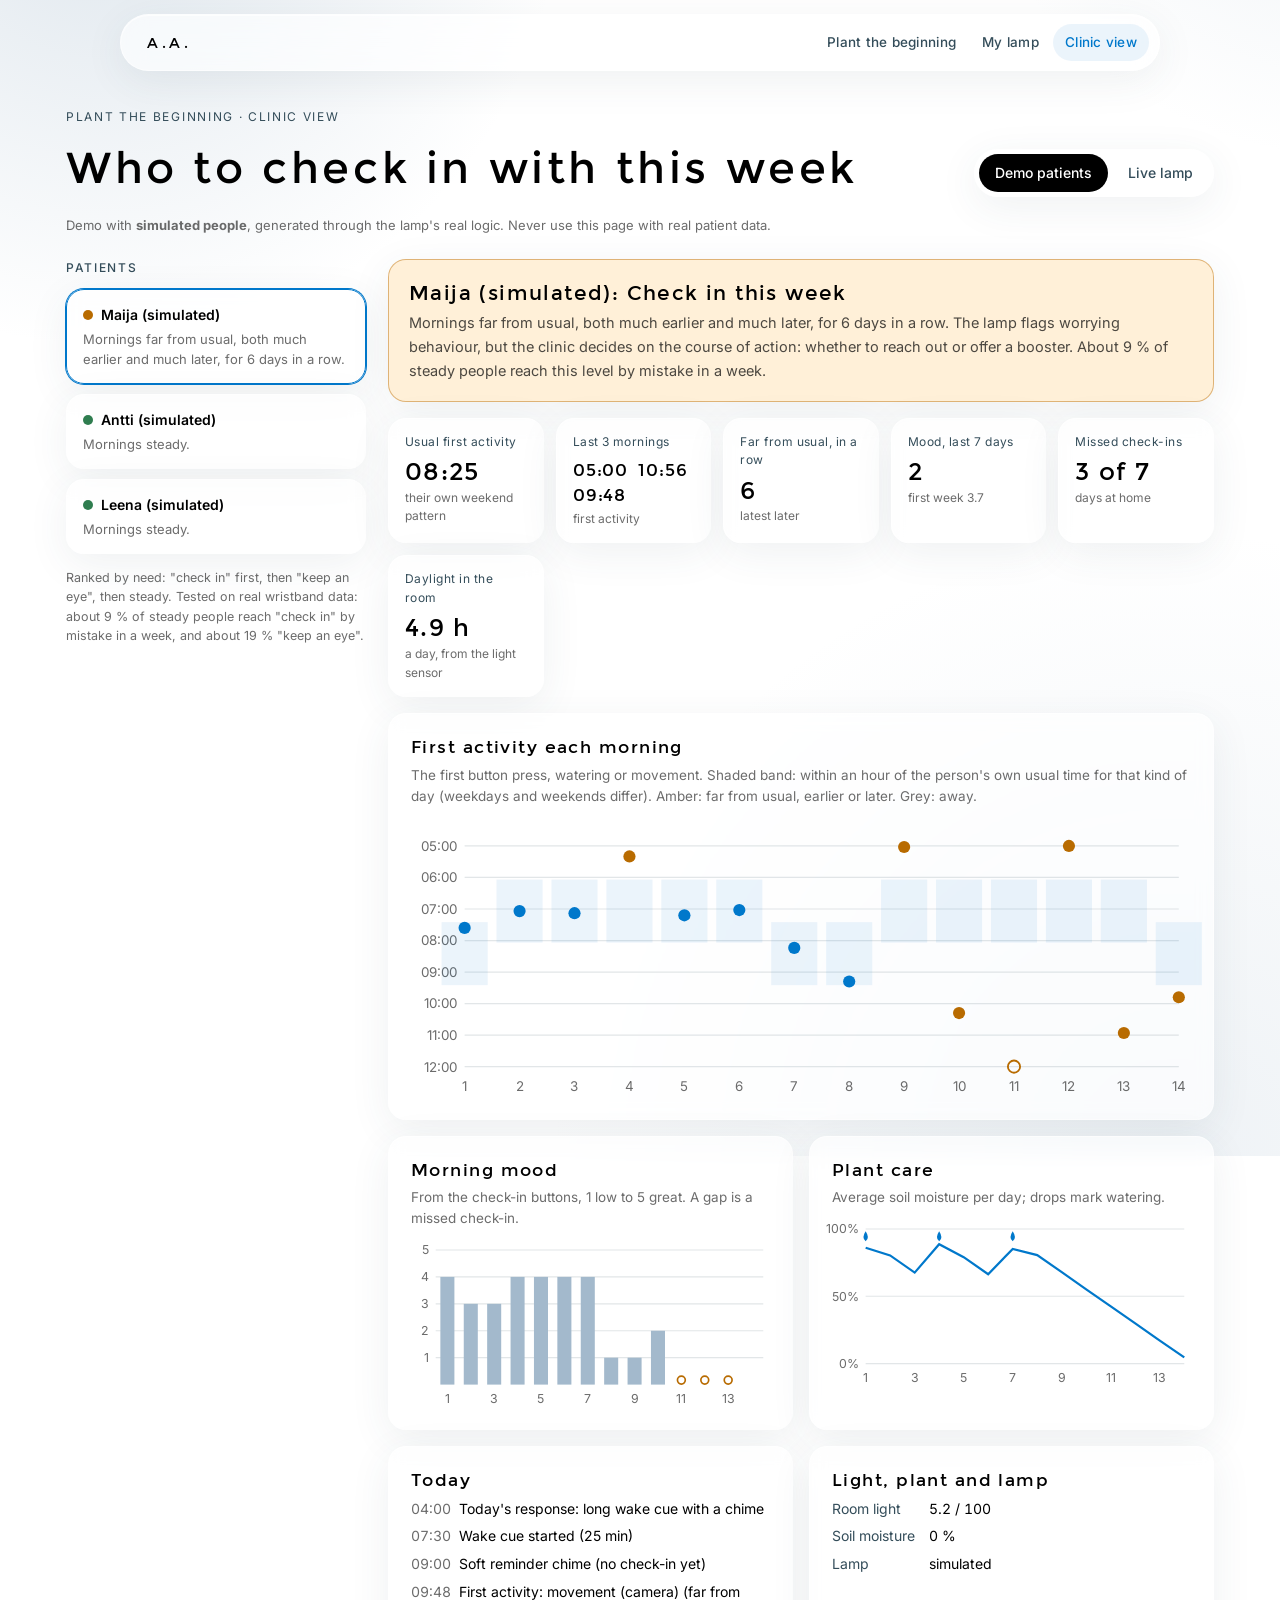
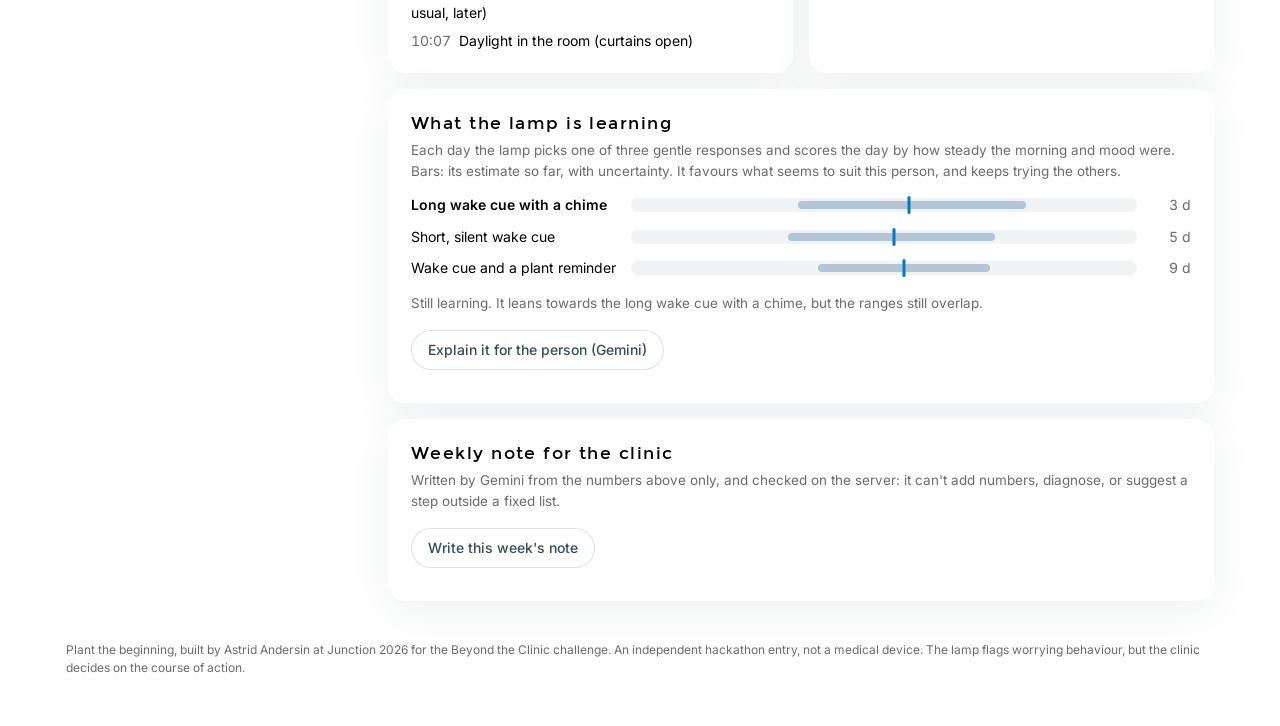
<file: junction2026/aalto/clinic/index.html>
<!DOCTYPE html>
<html lang="en">
<head>
  <meta charset="UTF-8" />
  <meta name="viewport" content="width=device-width, initial-scale=1" />
  <base href="/junction2026/aalto/clinic/" />
  <title>Clinic view · Plant the beginning</title>
  <meta name="description" content="Clinic view for Plant the beginning, a bedside planter-lamp for the months after TMS treatment. Demo with simulated patients." />
  <meta name="robots" content="noindex" />
  <link rel="icon" href="/favicon.svg" type="image/svg+xml" />
  <link rel="preconnect" href="https://fonts.googleapis.com" />
  <link rel="preconnect" href="https://fonts.gstatic.com" crossorigin />
  <link rel="stylesheet" href="https://fonts.googleapis.com/css2?family=NATS&family=Inter:wght@300;400;500;600&display=swap" />
  <link rel="stylesheet" href="../site.css" />
  <link rel="stylesheet" href="clinic.css" />
</head>
<body>
  <div class="site-nav-shell">
    <nav class="site-nav" aria-label="Site">
      <a class="site-logo" href="https://www.astridandersin.com/" aria-label="Astrid Andersin, home">A.A.</a>
      <ul class="site-links">
        <li><a href="/junction2026/aalto"><span class="l">Plant the beginning</span><span class="s">Project</span></a></li>
        <li><a href="/junction2026/aalto/me">My lamp</a></li>
        <li><a href="/junction2026/aalto/clinic" aria-current="page"><span class="l">Clinic view</span><span class="s">Clinic</span></a></li>
      </ul>
    </nav>
  </div>
  <header class="top">
    <div>
      <p class="kicker">Plant the beginning · Clinic view</p>
      <h1>Who to check in with this week</h1>
    </div>
    <div class="source" role="group" aria-label="Data source">
      <button type="button" id="src-demo" aria-pressed="true">Demo patients</button>
      <button type="button" id="src-live" aria-pressed="false">Live lamp</button>
    </div>
  </header>

  <p class="banner" id="banner">Demo with <strong>simulated patients</strong>, generated through the lamp's real logic. Never use this page with real patient data.</p>

  <main class="layout">
    <section class="list" aria-labelledby="list-h">
      <h2 id="list-h">Patients</h2>
      <ol id="patients" class="patients"></ol>
      <p class="hint">Ranked by need: "check in" first, then "keep an eye", then steady. Tested on real wristband data: about 9 % of steady people reach "check in" by mistake in a week, and about 19 % "keep an eye".</p>
    </section>

    <section class="detail" id="detail" aria-live="polite">
      <div class="status" id="status"></div>

      <div class="tiles" id="tiles"></div>

      <article class="card">
        <h3>First activity each morning</h3>
        <p class="sub">The first button press, watering or movement. Shaded band: within an hour of the person's own usual time for that kind of day (weekdays and weekends differ). Amber: far from usual, earlier or later. Grey: away.</p>
        <div id="chart-rhythm" class="chart"></div>
      </article>

      <div class="two">
        <article class="card">
          <h3>Morning mood</h3>
          <p class="sub">From the check-in buttons, 1 low to 5 great. A gap is a missed check-in.</p>
          <div id="chart-mood" class="chart"></div>
        </article>
        <article class="card">
          <h3>Plant care</h3>
          <p class="sub">Average soil moisture per day; drops mark watering.</p>
          <div id="chart-plant" class="chart"></div>
        </article>
      </div>

      <div class="two">
        <article class="card">
          <h3>Today</h3>
          <ul id="today" class="today"></ul>
        </article>
        <article class="card">
          <h3>Light, plant and lamp</h3>
          <dl id="room" class="room"></dl>
        </article>
      </div>

      <article class="card">
        <h3>What the lamp is learning</h3>
        <p class="sub">Each day the lamp picks one of three gentle responses and scores the day by how steady the morning and mood were. Bars: its estimate so far, with uncertainty. It favours what seems to suit this person, and keeps trying the others.</p>
        <div id="learning"></div>
        <button type="button" id="learn-go">Explain it for the person (Gemini)</button>
        <div id="learn-out" class="ai-out"></div>
      </article>

      <article class="card ai">
        <h3>Weekly note for the clinic</h3>
        <p class="sub">Written by Gemini from the numbers above only, and checked on the server: it can't add numbers, diagnose, or suggest a step outside a fixed list.</p>
        <button type="button" id="ai-go">Write this week's note</button>
        <div id="ai-out" class="ai-out"></div>
      </article>

      <article class="card" id="controls" hidden>
        <h3>Try the lamp</h3>
        <p class="sub">Sends a command to the real lamp through the relay.</p>
        <div class="buttons">
          <button type="button" data-cmd="scene_dawn">Play the dawn cue</button>
          <button type="button" data-cmd="checkin_low">Check in: low</button>
          <button type="button" data-cmd="checkin_ok">Check in: ok</button>
          <button type="button" data-cmd="checkin_good">Check in: good</button>
        </div>
        <p id="cmd-note" class="sub" role="status"></p>
      </article>
    </section>
  </main>

  <footer>Plant the beginning, built by Astrid Andersin at Junction 2026 for the Beyond the Clinic challenge. An independent hackathon entry, not a medical device. The lamp flags worrying behaviour, but the clinic decides on the course of action.</footer>
  <script type="module" src="clinic.js"></script>
</body>
</html>
</file>
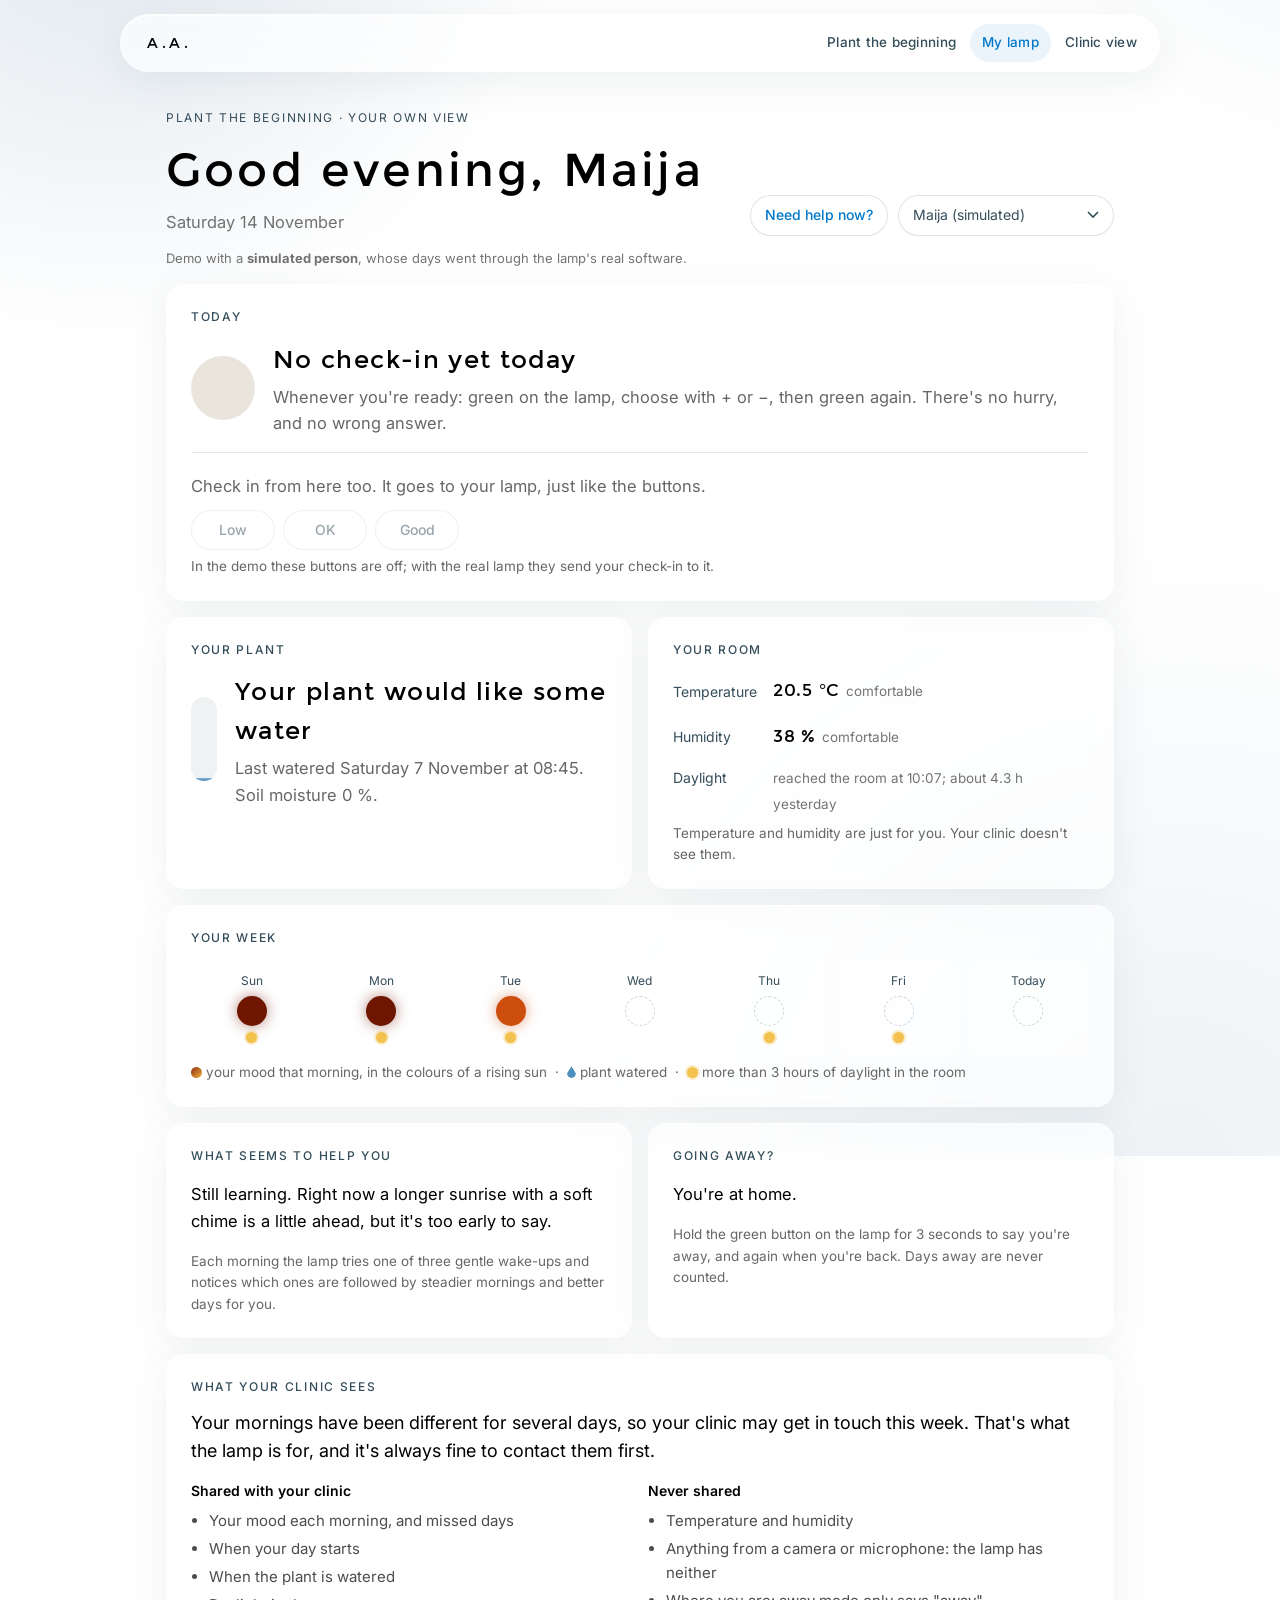
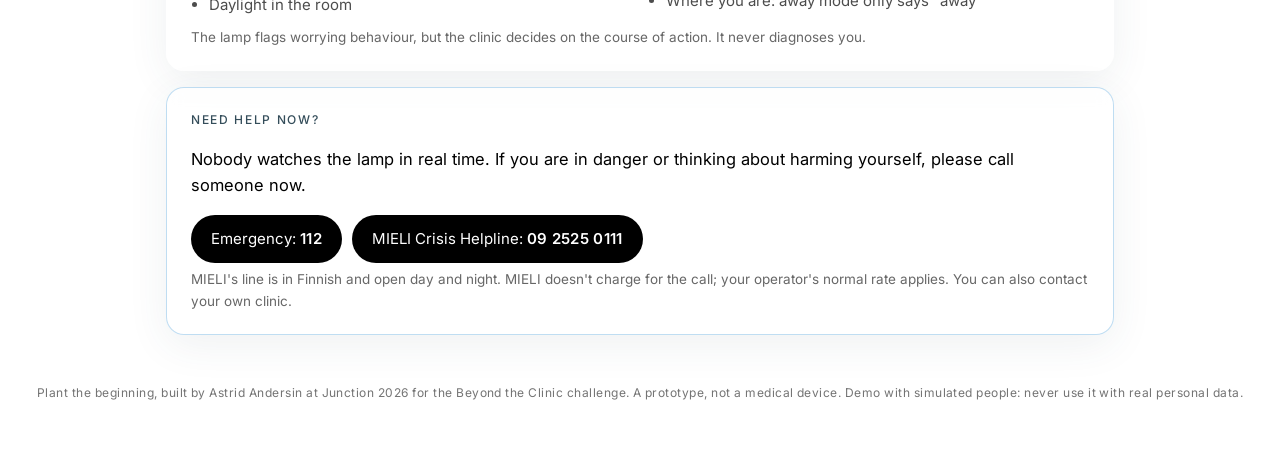
<file: junction2026/aalto/me/index.html>
<!DOCTYPE html>
<html lang="en">
<head>
  <meta charset="UTF-8" />
  <meta name="viewport" content="width=device-width, initial-scale=1" />
  <base href="/junction2026/aalto/me/" />
  <title>My lamp · Plant the beginning</title>
  <meta name="description" content="The person's own view of Plant the beginning: today's check-in, the plant, the room, the week, and what the clinic sees. Demo with simulated people." />
  <meta name="robots" content="noindex" />
  <link rel="icon" href="/favicon.svg" type="image/svg+xml" />
  <link rel="preconnect" href="https://fonts.googleapis.com" />
  <link rel="preconnect" href="https://fonts.gstatic.com" crossorigin />
  <link rel="stylesheet" href="https://fonts.googleapis.com/css2?family=NATS&family=Inter:wght@300;400;500;600&display=swap" />
  <link rel="stylesheet" href="../site.css" />
  <link rel="stylesheet" href="patient.css" />
</head>
<body>
  <div class="site-nav-shell">
    <nav class="site-nav" aria-label="Site">
      <a class="site-logo" href="https://www.astridandersin.com/" aria-label="Astrid Andersin, home">A.A.</a>
      <ul class="site-links">
        <li><a href="/junction2026/aalto"><span class="l">Plant the beginning</span><span class="s">Project</span></a></li>
        <li><a href="/junction2026/aalto/me" aria-current="page">My lamp</a></li>
        <li><a href="/junction2026/aalto/clinic"><span class="l">Clinic view</span><span class="s">Clinic</span></a></li>
      </ul>
    </nav>
  </div>

  <main class="wrap">
    <header class="top">
      <div>
        <p class="kicker">Plant the beginning · Your own view</p>
        <h1 id="greeting">Hello</h1>
        <p class="sub" id="dateline"></p>
      </div>
      <div class="top-right">
        <a class="help-link" href="#help">Need help now?</a>
        <label class="who">
          <span class="visually-hidden">Whose lamp</span>
          <select id="who" aria-label="Whose lamp">
            <option value="demo:maija">Maija (simulated)</option>
            <option value="demo:antti">Antti (simulated)</option>
            <option value="demo:leena">Leena (simulated)</option>
            <option value="live">The real lamp at Junction</option>
          </select>
        </label>
      </div>
    </header>
    <p class="banner" id="banner"></p>

    <section class="card today" aria-labelledby="today-h">
      <h2 id="today-h">Today</h2>
      <div class="today-row">
        <span class="sun" id="today-sun" aria-hidden="true"></span>
        <div>
          <p class="big" id="today-mood"></p>
          <p class="soft" id="today-note"></p>
        </div>
      </div>
      <div class="checkin" id="checkin">
        <p class="soft">Check in from here too. It goes to your lamp, just like the buttons.</p>
        <div class="pills" role="group" aria-label="How are you this morning?">
          <button type="button" data-cmd="checkin_low">Low</button>
          <button type="button" data-cmd="checkin_ok">OK</button>
          <button type="button" data-cmd="checkin_good">Good</button>
        </div>
        <p class="soft small" id="cmd-note" aria-live="polite"></p>
      </div>
    </section>

    <div class="grid two">
      <section class="card" aria-labelledby="plant-h">
        <h2 id="plant-h">Your plant</h2>
        <div class="plant-row">
          <div class="gauge" aria-hidden="true"><span id="soil-fill"></span></div>
          <div>
            <p class="big" id="plant-state"></p>
            <p class="soft" id="plant-note"></p>
          </div>
        </div>
      </section>

      <section class="card" aria-labelledby="room-h">
        <h2 id="room-h">Your room</h2>
        <dl class="room" id="room"></dl>
        <p class="soft small">Temperature and humidity are just for you. Your clinic doesn't see them.</p>
      </section>
    </div>

    <section class="card" aria-labelledby="week-h">
      <h2 id="week-h">Your week</h2>
      <ol class="week" id="week"></ol>
      <p class="soft small legend"><span class="ico mood" aria-hidden="true"></span> your mood that morning, in the colours of a rising sun &nbsp;·&nbsp; <span class="ico drop" aria-hidden="true"></span> plant watered &nbsp;·&nbsp; <span class="ico day" aria-hidden="true"></span> more than 3 hours of daylight in the room</p>
    </section>

    <div class="grid two">
      <section class="card" aria-labelledby="learn-h">
        <h2 id="learn-h">What seems to help you</h2>
        <p id="learn-text"></p>
        <p class="soft small">Each morning the lamp tries one of three gentle wake-ups and notices which ones are followed by steadier mornings and better days for you.</p>
      </section>

      <section class="card" aria-labelledby="away-h">
        <h2 id="away-h">Going away?</h2>
        <p id="away-text"></p>
        <p class="soft small">Hold the green button on the lamp for 3 seconds to say you're away, and again when you're back. Days away are never counted.</p>
      </section>
    </div>

    <section class="card" aria-labelledby="clinic-h">
      <h2 id="clinic-h">What your clinic sees</h2>
      <p class="big-ish" id="clinic-level"></p>
      <div class="grid two shares">
        <div>
          <h3>Shared with your clinic</h3>
          <ul>
            <li>Your mood each morning, and missed days</li>
            <li>When your day starts</li>
            <li>When the plant is watered</li>
            <li>Daylight in the room</li>
          </ul>
        </div>
        <div>
          <h3>Never shared</h3>
          <ul>
            <li>Temperature and humidity</li>
            <li>Anything from a camera or microphone: the lamp has neither</li>
            <li>Where you are: away mode only says "away"</li>
          </ul>
        </div>
      </div>
      <p class="soft small">The lamp flags worrying behaviour, but the clinic decides on the course of action. It never diagnoses you.</p>
    </section>

    <section class="card help" id="help" aria-labelledby="help-h">
      <h2 id="help-h">Need help now?</h2>
      <p>Nobody watches the lamp in real time. If you are in danger or thinking about harming yourself, please call someone now.</p>
      <div class="pills help-pills">
        <a class="help-btn" href="tel:112">Emergency: <strong>112</strong></a>
        <a class="help-btn" href="tel:+358925250111">MIELI Crisis Helpline: <strong>09 2525 0111</strong></a>
      </div>
      <p class="soft small">MIELI's line is in Finnish and open day and night. MIELI doesn't charge for the call; your operator's normal rate applies. You can also contact your own clinic.</p>
    </section>
  </main>

  <footer class="site-foot">Plant the beginning, built by Astrid Andersin at Junction 2026 for the Beyond the Clinic challenge. A prototype, not a medical device. Demo with simulated people: never use it with real personal data.</footer>
  <script type="module" src="patient.js"></script>
</body>
</html>
</file>
<file: junction2026/aalto/site.css>
/* Shared look for the Plant the beginning pages, matching astridandersin.com:
   NATS display + Inter body, the portfolio palette, soft blue canvas, glass cards,
   pill buttons and the floating glass nav with the A.A. wordmark. */

:root {
  --c-ink:      #000000;
  --c-slate:    #344D5A;
  --c-muted:    #A3B9CC;
  --c-action:   #0078CB;
  --c-paper:    #FFFFFF;
  --c-ink-70:   rgba(0, 0, 0, 0.70);
  --c-ink-55:   rgba(0, 0, 0, 0.55);
  --c-ink-12:   rgba(0, 0, 0, 0.12);
  --c-line:     rgba(52, 77, 90, 0.14);
  --c-glass:    rgba(255, 255, 255, 0.65);
  --c-glass-bd: rgba(255, 255, 255, 0.55);

  --radius-sm:   10px;
  --radius-md:   18px;
  --radius-lg:   28px;
  --radius-pill: 999px;
  --shadow-soft: 0 10px 40px rgba(52, 77, 90, 0.08);
  --shadow-deep: 0 20px 60px rgba(52, 77, 90, 0.14);
  --easing:      cubic-bezier(0.22, 1, 0.36, 1);

  --font-display: 'NATS', 'Inter', system-ui, -apple-system, sans-serif;
  --font-body:    'Inter', system-ui, -apple-system, 'Segoe UI', Roboto, sans-serif;
}

*, *::before, *::after { box-sizing: border-box; }
html { scroll-behavior: smooth; scroll-padding-top: 90px; }
body {
  margin: 0;
  font-family: var(--font-body);
  font-weight: 400;
  color: var(--c-ink);
  background: var(--c-paper);
  -webkit-font-smoothing: antialiased;
  -moz-osx-font-smoothing: grayscale;
  overflow-x: hidden;
}
/* The portfolio's soft blue canvas */
body::before {
  content: "";
  position: fixed;
  inset: -20vmax;
  z-index: -1;
  background:
    radial-gradient(60vmax 60vmax at 20% 10%, rgba(163, 185, 204, 0.35), transparent 60%),
    radial-gradient(50vmax 50vmax at 90% 0%, rgba(163, 185, 204, 0.22), transparent 65%),
    radial-gradient(70vmax 70vmax at 80% 100%, rgba(163, 185, 204, 0.18), transparent 70%),
    var(--c-paper);
}
a { color: var(--c-action); text-decoration: none; }
a:hover { text-decoration: underline; }

/* ---------- Floating glass nav ---------- */
.site-nav-shell {
  position: fixed; top: 14px; left: 0; right: 0; z-index: 100;
  display: flex; justify-content: center; padding: 0 16px; pointer-events: none;
}
.site-nav {
  pointer-events: auto;
  width: 100%; max-width: 1040px;
  display: flex; align-items: center; justify-content: space-between; gap: 8px;
  padding: 8px 10px 8px 18px;
  border-radius: var(--radius-pill);
  background: var(--c-glass);
  -webkit-backdrop-filter: blur(12px) saturate(150%);
  backdrop-filter: blur(12px) saturate(150%);
  border: 1px solid var(--c-glass-bd);
  box-shadow: inset 0 1px 0 rgba(255, 255, 255, 0.7), var(--shadow-soft);
}
.site-logo {
  font-family: var(--font-display);
  font-size: 20px; letter-spacing: 0.18em; color: var(--c-ink);
  padding: 4px 8px; border-radius: var(--radius-sm);
  transition: color 0.3s var(--easing);
}
.site-logo:hover { color: var(--c-action); text-decoration: none; }
.site-links { list-style: none; display: flex; gap: 2px; margin: 0; padding: 0; }
.site-links a {
  display: inline-block; padding: 8px 12px;
  font-size: 13.5px; font-weight: 500; letter-spacing: 0.02em;
  color: var(--c-slate); border-radius: var(--radius-pill); white-space: nowrap;
  transition: color 0.3s var(--easing), background-color 0.3s var(--easing);
}
.site-links a:hover { color: var(--c-ink); text-decoration: none; }
.site-links a[aria-current="page"] { color: var(--c-action); background: rgba(0, 120, 203, 0.08); }
.site-links .s { display: none; }
@media (max-width: 480px) {
  .site-links .l { display: none; }
  .site-links .s { display: inline; }
  .site-links a { padding: 8px 9px; font-size: 13px; }
  .site-logo { font-size: 18px; letter-spacing: 0.14em; }
}

/* ---------- Type ---------- */
.eyebrow {
  margin: 0 0 10px;
  font-size: 12px; letter-spacing: 0.14em; text-transform: uppercase;
  color: var(--c-slate);
}
.display {
  font-family: var(--font-display); font-weight: 400;
  letter-spacing: 0.06em; line-height: 1.02; margin: 0;
}

/* ---------- Glass surfaces and pills ---------- */
.glass-card {
  background: var(--c-glass);
  -webkit-backdrop-filter: blur(8px) saturate(140%);
  backdrop-filter: blur(8px) saturate(140%);
  border: 1px solid rgba(255, 255, 255, 0.5);
  border-radius: var(--radius-md);
  box-shadow: var(--shadow-soft);
}
.pill-btn, button {
  font: inherit; font-size: 14px; font-weight: 500;
  cursor: pointer;
  color: var(--c-slate);
  background: rgba(255, 255, 255, 0.6);
  border: 1px solid rgba(52, 77, 90, 0.16);
  border-radius: var(--radius-pill);
  padding: 8px 16px;
  transition: color 0.3s var(--easing), background-color 0.3s var(--easing), border-color 0.3s var(--easing), transform 0.3s var(--easing);
}
.pill-btn:hover, button:hover { color: var(--c-action); border-color: rgba(0, 120, 203, 0.35); }
button:focus-visible, a:focus-visible { outline: 2px solid var(--c-action); outline-offset: 2px; }
button:disabled { opacity: 0.5; cursor: progress; }

footer.site-foot {
  text-align: center; font-size: 12px; letter-spacing: 0.04em;
  color: var(--c-ink-55); padding: 24px 16px 48px;
}
</file>
<file: junction2026/aalto/clinic/clinic.css>
/* Clinic view. Shared look (fonts, palette, glass, nav, pills) comes from ../site.css. */
:root {
  --ink: var(--c-ink); --muted: rgba(0, 0, 0, 0.58); --line: rgba(52, 77, 90, 0.14);
  --panel: var(--c-glass); --accent: var(--c-action);
  --amber: #b86b00; --amber-bg: rgba(255, 236, 205, 0.78); --ok: #2f7d4f; --ok-bg: rgba(226, 244, 233, 0.78);
  --band: rgba(0, 120, 203, 0.08); --bar: #A3B9CC; --track: rgba(52, 77, 90, 0.07);
}
body { font-size: 15.5px; line-height: 1.55; }

.top { max-width: 1180px; margin: 0 auto; padding: 108px 16px 12px; display: flex; gap: 16px; align-items: flex-end; justify-content: space-between; flex-wrap: wrap; }
.kicker { margin: 0 0 10px; font-size: 12px; letter-spacing: .14em; text-transform: uppercase; color: var(--c-slate); }
h1 { margin: 0; font-family: var(--font-display); font-weight: 400; font-size: clamp(36px, 5.4vw, 60px); letter-spacing: .06em; line-height: 1; }
h2 { font-size: 12px; letter-spacing: .14em; text-transform: uppercase; color: var(--c-slate); margin: 0 0 12px; font-weight: 500; }
h3 { margin: 0 0 4px; font-family: var(--font-display); font-weight: 400; font-size: 24px; letter-spacing: .06em; line-height: 1.1; }
.sub { margin: 0 0 12px; color: var(--muted); font-size: 13.5px; }

/* Demo / Live: a glass segmented pill */
.source { display: inline-flex; gap: 4px; padding: 4px; border-radius: var(--radius-pill); background: var(--c-glass);
  -webkit-backdrop-filter: blur(8px) saturate(140%); backdrop-filter: blur(8px) saturate(140%);
  border: 1px solid rgba(255, 255, 255, .55); box-shadow: var(--shadow-soft); }
.source button { border: 0; background: transparent; padding: 8px 16px; }
.source button[aria-pressed="true"] { background: var(--c-ink); color: #fff; }

.banner { max-width: 1180px; margin: 0 auto 18px; padding: 6px 16px; font-size: 13px; color: var(--muted); }
.layout { max-width: 1180px; margin: 0 auto; padding: 0 16px 32px; display: grid; grid-template-columns: 300px minmax(0, 1fr); gap: 22px; align-items: start; }
@media (max-width: 860px) { .layout { grid-template-columns: 1fr; } }

.patients { list-style: none; margin: 0; padding: 0; display: grid; gap: 10px; }
.patients button { width: 100%; text-align: left; padding: 14px 16px; display: grid; gap: 3px; color: var(--c-ink);
  border-radius: var(--radius-md); background: var(--c-glass); border: 1px solid rgba(255, 255, 255, .5); box-shadow: var(--shadow-soft);
  -webkit-backdrop-filter: blur(8px) saturate(140%); backdrop-filter: blur(8px) saturate(140%); }
.patients button:hover { transform: translateY(-2px); box-shadow: var(--shadow-deep); color: var(--c-ink); }
.patients button[aria-current="true"] { border-color: var(--c-action); box-shadow: 0 0 0 1px var(--c-action), var(--shadow-soft); }
.patients .name { font-weight: 600; display: flex; gap: 8px; align-items: center; }
.patients .why { font-size: 13px; color: var(--muted); font-weight: 400; }
.dot { width: 10px; height: 10px; border-radius: 50%; display: inline-block; flex: none; }
.dot.amber { background: var(--amber); } .dot.ok { background: var(--ok); } .dot.watch { background: var(--accent); }
.hint { font-size: 12.5px; color: var(--muted); margin-top: 14px; }

.detail { display: grid; gap: 16px; min-width: 0; }
.status { padding: 18px 20px; border-radius: var(--radius-md); background: var(--c-glass); border: 1px solid rgba(255, 255, 255, .5); box-shadow: var(--shadow-soft);
  -webkit-backdrop-filter: blur(8px) saturate(140%); backdrop-filter: blur(8px) saturate(140%); }
.status.amber { background: var(--amber-bg); border-color: rgba(184, 107, 0, .45); }
.status.ok { background: var(--ok-bg); border-color: rgba(47, 125, 79, .35); }
.status.watch { border-color: rgba(0, 120, 203, .4); }
.status strong { display: block; font-family: var(--font-display); font-weight: 400; font-size: 28px; letter-spacing: .05em; line-height: 1.1; margin-bottom: 2px; }
.status span { color: var(--c-ink-70); font-size: 14.5px; }

.tiles { display: grid; grid-template-columns: repeat(auto-fit, minmax(150px, 1fr)); gap: 12px; }
.tile { background: var(--c-glass); border: 1px solid rgba(255, 255, 255, .5); border-radius: var(--radius-md); padding: 14px 16px; box-shadow: var(--shadow-soft);
  -webkit-backdrop-filter: blur(8px) saturate(140%); backdrop-filter: blur(8px) saturate(140%); }
.tile .k { font-size: 12px; letter-spacing: .04em; color: var(--c-slate); }
.tile .v { font-family: var(--font-display); font-size: 34px; letter-spacing: .04em; line-height: 1.05; font-variant-numeric: tabular-nums; margin-top: 2px; }
.tile .d { font-size: 12px; color: var(--muted); }
.tile.small .v { font-size: 24px; padding: 4px 0 2px; word-spacing: 4px; }

.card { background: var(--c-glass); border: 1px solid rgba(255, 255, 255, .5); border-radius: var(--radius-md); padding: 20px 22px; min-width: 0; box-shadow: var(--shadow-soft);
  -webkit-backdrop-filter: blur(8px) saturate(140%); backdrop-filter: blur(8px) saturate(140%); }
.two { display: grid; grid-template-columns: 1fr 1fr; gap: 16px; }
@media (max-width: 700px) { .two { grid-template-columns: 1fr; } }

.chart svg { width: 100%; height: auto; display: block; overflow: visible; }
.chart text { fill: var(--muted); font-size: 11px; font-family: var(--font-body); }
.chart .grid { stroke: var(--line); stroke-width: 1; }
.chart .band { fill: var(--band); }
.chart .base { stroke: var(--accent); stroke-dasharray: 4 3; stroke-width: 1.5; }
.chart .pt { fill: var(--accent); }
.chart .pt.late { fill: var(--amber); }
.chart .miss { fill: none; stroke: var(--amber); stroke-width: 1.5; }
.chart .bar { fill: var(--bar); }
.chart .line { fill: none; stroke: var(--accent); stroke-width: 2; }
.chart .drop { fill: var(--accent); }
.chart .away { fill: rgba(52, 77, 90, .12); }

.today { list-style: none; margin: 0; padding: 0; display: grid; gap: 6px; font-size: 14px; max-height: 340px; overflow-y: auto; }
.today time { display: inline-block; min-width: 48px; color: var(--muted); font-variant-numeric: tabular-nums; }
.room { display: grid; grid-template-columns: auto 1fr; gap: 6px 14px; margin: 0; font-size: 14px; }
.room dt { color: var(--c-slate); }
.room dd { margin: 0; font-variant-numeric: tabular-nums; }

.ai-out { margin-top: 12px; font-size: 15px; }
.ai-out .who { font-size: 11.5px; text-transform: uppercase; letter-spacing: .12em; color: var(--c-slate); margin: 12px 0 2px; }
.ai-out p { margin: 0 0 4px; }
.ai-out .note { font-size: 12px; color: var(--muted); }
.buttons { display: flex; flex-wrap: wrap; gap: 8px; }
.card > button { margin-top: 4px; }
footer { max-width: 1180px; margin: 0 auto; padding: 8px 16px 48px; font-size: 12px; color: var(--muted); }

.learn { display: grid; gap: 10px; margin: 4px 0 14px; }
.learn .r { display: grid; grid-template-columns: minmax(0, 210px) minmax(0, 1fr) 44px; gap: 10px; align-items: center; font-size: 14px; }
.learn .trk { position: relative; height: 14px; background: var(--track); border-radius: var(--radius-pill); }
.learn .ci { position: absolute; top: 3px; bottom: 3px; background: var(--bar); opacity: .8; border-radius: var(--radius-pill); }
.learn .mean { position: absolute; top: -2px; width: 3px; bottom: -2px; background: var(--accent); border-radius: 2px; transform: translateX(-50%); }
.learn .best .lab { font-weight: 600; }
.learn .num { font-variant-numeric: tabular-nums; text-align: right; color: var(--muted); }
@media (max-width: 520px) { .learn .r { grid-template-columns: 1fr 70px 40px; } }
</file>
<file: junction2026/aalto/me/patient.css>
/* The person's own view. Shared look (fonts, palette, glass, nav, pills) comes from ../site.css.
   Calm on purpose: big type, few numbers, no red, nothing that reads as a score. */
body { font-size: 16.5px; line-height: 1.6; }
.wrap { max-width: 980px; margin: 0 auto; padding: 108px 16px 24px; display: grid; gap: 16px; }
.visually-hidden { position: absolute; width: 1px; height: 1px; overflow: hidden; clip: rect(0 0 0 0); white-space: nowrap; }

.top { display: flex; gap: 16px; align-items: flex-end; justify-content: space-between; flex-wrap: wrap; }
.kicker { margin: 0 0 10px; font-size: 12px; letter-spacing: .14em; text-transform: uppercase; color: var(--c-slate); }
h1 { margin: 0; font-family: var(--font-display); font-weight: 400; font-size: clamp(38px, 6vw, 64px); letter-spacing: .05em; line-height: 1; }
h2 { margin: 0 0 12px; font-size: 12px; letter-spacing: .14em; text-transform: uppercase; color: var(--c-slate); font-weight: 500; }
h3 { margin: 0 0 6px; font-size: 14px; font-weight: 600; }
.sub { margin: 8px 0 0; color: rgba(0, 0, 0, .55); }
.top-right { display: flex; gap: 10px; align-items: center; flex-wrap: wrap; }
.help-link { font-size: 14px; font-weight: 500; padding: 8px 14px; border-radius: var(--radius-pill); background: rgba(255, 255, 255, .6); border: 1px solid rgba(52, 77, 90, .16); }
.who select { font: inherit; font-size: 14px; color: var(--c-slate); padding: 8px 34px 8px 14px; border-radius: var(--radius-pill); border: 1px solid rgba(52, 77, 90, .16);
  background: rgba(255, 255, 255, .6) url("data:image/svg+xml,%3Csvg xmlns='http://www.w3.org/2000/svg' width='12' height='8'%3E%3Cpath d='M1 1l5 5 5-5' fill='none' stroke='%23344D5A' stroke-width='1.6'/%3E%3C/svg%3E") no-repeat right 14px center;
  -webkit-appearance: none; appearance: none; cursor: pointer; }
.banner { margin: -4px 0 0; font-size: 13px; color: rgba(0, 0, 0, .55); }

.card { background: var(--c-glass); border: 1px solid rgba(255, 255, 255, .5); border-radius: var(--radius-md); padding: 22px 24px; box-shadow: var(--shadow-soft);
  -webkit-backdrop-filter: blur(8px) saturate(140%); backdrop-filter: blur(8px) saturate(140%); min-width: 0; }
.grid.two { display: grid; grid-template-columns: 1fr 1fr; gap: 16px; }
@media (max-width: 720px) { .grid.two { grid-template-columns: 1fr; } }

.big { margin: 0; font-family: var(--font-display); font-size: clamp(26px, 3.4vw, 34px); letter-spacing: .04em; line-height: 1.15; }
.big-ish { margin: 0 0 14px; font-size: 18px; color: var(--c-ink); }
.soft { margin: 6px 0 0; color: rgba(0, 0, 0, .6); }
.small { font-size: 13.5px; }

/* today */
.today-row { display: flex; gap: 18px; align-items: center; }
.sun { flex: none; width: 64px; height: 64px; border-radius: 50%; background: radial-gradient(circle at 50% 60%, var(--mood, #e9e4dc), transparent 72%), var(--mood, #e9e4dc);
  box-shadow: 0 0 40px var(--mood-glow, transparent); transition: background .6s var(--easing), box-shadow .6s var(--easing); }
.checkin { margin-top: 16px; padding-top: 14px; border-top: 1px solid rgba(52, 77, 90, .12); }
.pills { display: flex; flex-wrap: wrap; gap: 8px; margin-top: 10px; }
.pills button { min-width: 84px; }

/* plant */
.plant-row { display: flex; gap: 18px; align-items: center; }
.gauge { flex: none; position: relative; width: 26px; height: 84px; border-radius: var(--radius-pill); background: rgba(52, 77, 90, .08); overflow: hidden; }
.gauge span { position: absolute; left: 0; right: 0; bottom: 0; height: 0; background: linear-gradient(#7fb0d6, #4f8fc0); transition: height .8s var(--easing); }

/* room */
.room { display: grid; grid-template-columns: auto 1fr; gap: 8px 16px; margin: 0; align-items: baseline; }
.room dt { color: var(--c-slate); font-size: 14px; }
.room dd { margin: 0; }
.room dd b { font-family: var(--font-display); font-weight: 400; font-size: 24px; letter-spacing: .03em; margin-right: 6px; }
.room dd span { font-size: 13.5px; color: rgba(0, 0, 0, .55); }

/* week */
.week { list-style: none; margin: 4px 0 0; padding: 0; display: grid; grid-template-columns: repeat(7, minmax(0, 1fr)); gap: 8px; }
.week li { display: grid; justify-items: center; gap: 6px; padding: 12px 4px; border-radius: var(--radius-sm); background: rgba(255, 255, 255, .45); }
.week .d { font-size: 12px; color: var(--c-slate); }
.week .m { width: 30px; height: 30px; border-radius: 50%; background: var(--mood, transparent); border: 1.5px dashed rgba(52, 77, 90, .25); }
.week .m.has { border: 0; box-shadow: 0 0 14px var(--mood-glow, transparent); }
.week .m.away { border-style: solid; border-color: rgba(52, 77, 90, .15); background: rgba(52, 77, 90, .06); }
.week .marks { display: flex; gap: 4px; min-height: 12px; }
.ico { display: inline-block; vertical-align: -1px; }
.ico.mood { width: 11px; height: 11px; border-radius: 50%; background: linear-gradient(135deg, #8a2a10, #f2b33c); }
.ico.drop { width: 9px; height: 12px; background: #4f8fc0; border-radius: 50% 50% 50% 50% / 60% 60% 40% 40%; transform: rotate(0deg); clip-path: path("M4.5 0 C6 3 9 6 9 8.2 A4.5 4.5 0 0 1 0 8.2 C0 6 3 3 4.5 0Z"); }
.ico.day { width: 11px; height: 11px; border-radius: 50%; background: #f2c14e; box-shadow: 0 0 0 2px rgba(242, 193, 78, .3); }
@media (max-width: 520px) { .week { gap: 4px; } .week .m { width: 24px; height: 24px; } .week li { padding: 10px 2px; } }

/* clinic transparency */
.shares ul { margin: 0; padding-left: 18px; color: rgba(0, 0, 0, .7); font-size: 15px; }
.shares li { margin-bottom: 4px; }

/* help: calm, always reachable, never alarming */
.help { border-color: rgba(0, 120, 203, .25); }
.help-pills { gap: 10px; }
.help-btn { display: inline-block; padding: 12px 20px; border-radius: var(--radius-pill); background: var(--c-ink); color: #fff; font-size: 15px; }
.help-btn:hover { background: var(--c-action); text-decoration: none; }
.help-btn strong { font-weight: 600; letter-spacing: .02em; }
</file>
